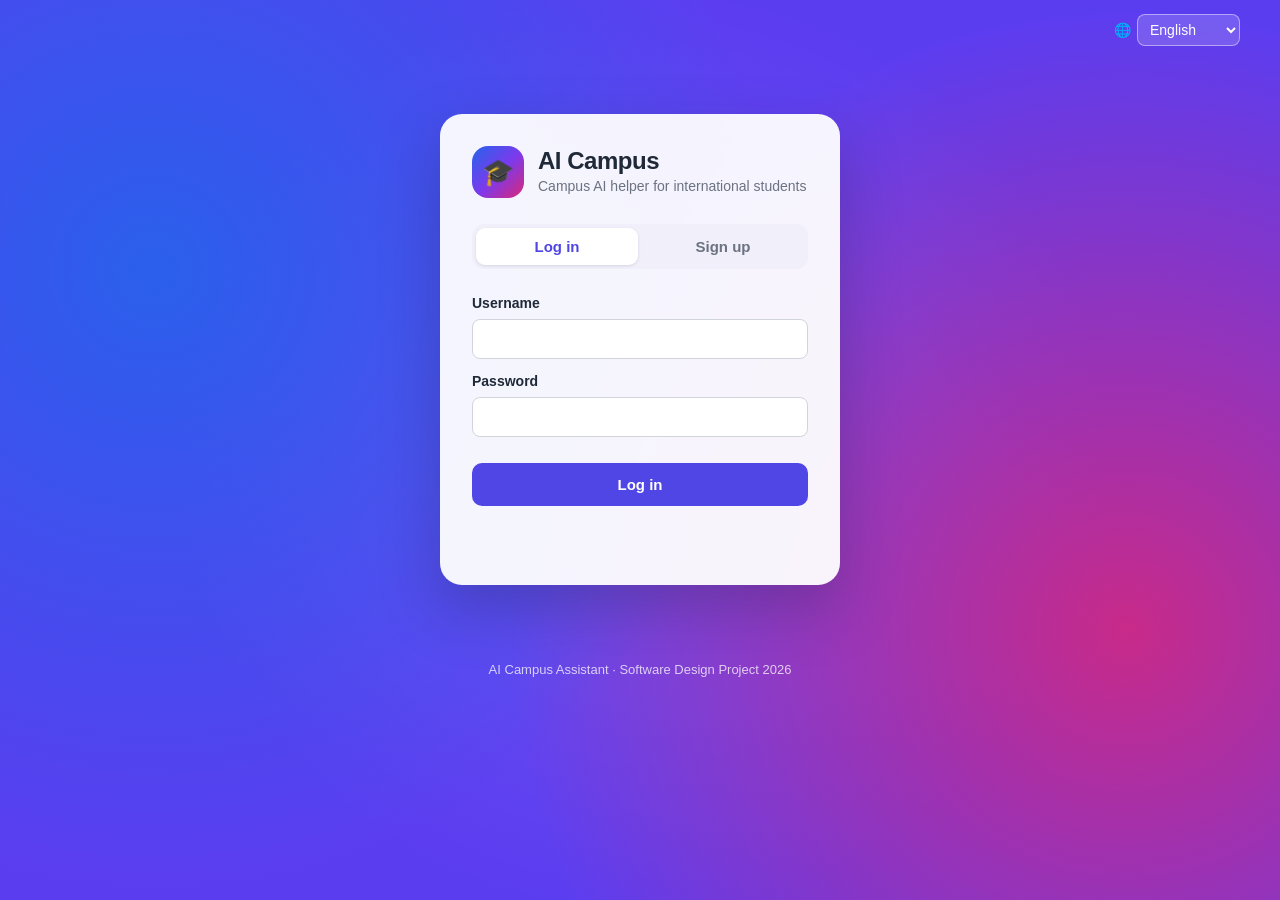
<file: frontend/index.html>
<!DOCTYPE html>
<html lang="ko">
<head>
    <meta charset="UTF-8">
    <meta name="viewport" content="width=device-width, initial-scale=1.0">
    <!-- Утасны браузерын дээд/доод хэсгийн өнгө (нэвтрэх үед app.js солино) -->
    <meta id="theme-color" name="theme-color" content="#f5f7fb">

    <title>AI Campus Assistant</title>

    <link rel="stylesheet" href="style.css">
</head>

<body>
    <!-- Нэвтэрсний дараах хажуугийн цэс (утсан дээр доод tab bar болно) -->
    <aside id="main-nav" class="sidebar" hidden>
        <div class="logo sidebar-logo">🎓 AI Campus</div>

        <nav class="nav-links" data-i18n-title="nav.menu">
            <a href="#home" data-view-link="home"><span class="nav-icon" aria-hidden="true">🏠</span><span data-i18n="nav.home">Home</span></a>
            <a href="#assignments" data-view-link="assignments"><span class="nav-icon" aria-hidden="true">📋</span><span data-i18n="nav.assignments">Assignments</span></a>
            <a href="#notices" data-view-link="notices"><span class="nav-icon" aria-hidden="true">📢</span><span data-i18n="nav.notices">Notices</span></a>
            <a href="#calendar" data-view-link="calendar"><span class="nav-icon" aria-hidden="true">📅</span><span data-i18n="nav.calendar">Calendar</span></a>
            <a href="#courses" data-view-link="courses"><span class="nav-icon" aria-hidden="true">📚</span><span data-i18n="nav.courses">Courses</span></a>
            <a href="#stats" data-view-link="stats"><span class="nav-icon" aria-hidden="true">📊</span><span data-i18n="nav.stats">Statistics</span></a>
        </nav>
    </aside>

    <div class="page">
    <header class="header">
        <div class="logo header-logo">🎓 <span class="logo-text">AI Campus</span></div>

        <div class="header-actions">
            <label class="language-picker theme-picker">
                <span class="visually-hidden" data-i18n="theme.label">Theme</span>
                <span aria-hidden="true">🌓</span>
                <select id="theme-select">
                    <option value="auto" data-i18n="theme.auto">Auto</option>
                    <option value="light" data-i18n="theme.light">Light</option>
                    <option value="dark" data-i18n="theme.dark">Dark</option>
                </select>
            </label>

            <label class="language-picker">
                <span class="visually-hidden" data-i18n="header.language">Language</span>
                🌐
                <select id="language-select"></select>
            </label>

            <div id="user-info" class="user-info" hidden>
                <span>👤 <strong id="user-name"></strong></span>
                <button id="logout-button" type="button" class="secondary-button" data-i18n="header.logout">Log out</button>
            </div>
        </div>
    </header>

    <main class="container">

        <!-- Нэвтрэх / Бүртгүүлэх -->
        <section id="auth-section" class="auth-section" hidden>
            <div class="auth-brand">
                <span class="auth-logo" aria-hidden="true">🎓</span>
                <div>
                    <strong class="auth-name">AI Campus</strong>
                    <p class="auth-tagline" data-i18n="auth.tagline">Your AI helper for campus life</p>
                </div>
            </div>

            <div class="auth-tabs" role="tablist">
                <button id="tab-login" type="button" class="active" data-i18n="auth.loginTab">Log in</button>
                <button id="tab-register" type="button" data-i18n="auth.registerTab">Sign up</button>
            </div>

            <form id="login-form" class="stacked-form">
                <label for="login-username" data-i18n="auth.username">Username</label>
                <input id="login-username" type="text" minlength="3" maxlength="30" required autocomplete="username">

                <label for="login-password" data-i18n="auth.password">Password</label>
                <input id="login-password" type="password" minlength="8" maxlength="128" required autocomplete="current-password">

                <button type="submit" data-i18n="auth.loginButton">Log in</button>
            </form>

            <form id="register-form" class="stacked-form" hidden>
                <label for="register-username" data-i18n="auth.usernameHint">Username</label>
                <input id="register-username" type="text" minlength="3" maxlength="30" required autocomplete="username">

                <label for="register-email" data-i18n="auth.email">Email</label>
                <input id="register-email" type="email" maxlength="254" required autocomplete="email">

                <label for="register-password" data-i18n="auth.passwordHint">Password</label>
                <input id="register-password" type="password" minlength="8" maxlength="128" required autocomplete="new-password">

                <label for="register-country" data-i18n="auth.country">Country</label>
                <input id="register-country" type="text" maxlength="50" placeholder="Korea">

                <label for="register-language" data-i18n="auth.language">Language</label>
                <select id="register-language"></select>

                <button type="submit" data-i18n="auth.registerButton">Sign up</button>
            </form>

            <!-- Имэйлээр ирсэн 6 оронтой код -->
            <form id="verify-form" class="stacked-form" hidden>
                <p id="verify-intro" class="verify-intro"></p>

                <label for="verify-code" data-i18n="verify.code">Verification code</label>
                <input id="verify-code" class="code-input" type="text" inputmode="numeric"
                       autocomplete="one-time-code" pattern="[0-9]{6}" minlength="6" maxlength="6" required>

                <button type="submit" data-i18n="verify.submit">Verify</button>

                <div class="verify-actions">
                    <button id="verify-resend" type="button" class="secondary-button" data-i18n="verify.resend">Resend code</button>
                    <button id="verify-back" type="button" class="link-button" data-i18n="verify.back">Back to log in</button>
                </div>
            </form>

            <p id="auth-message" class="auth-message" role="alert"></p>
        </section>

        <!-- Нэвтэрсний дараа харагдах хэсэг -->
        <div id="app-content" hidden>

            <!-- Нүүр: дараагийн хугацаа, тоонууд, ойрын даалгавар, шинэ мэдэгдэл -->
            <section id="home" class="home-view" data-view="home">
                <div class="welcome">
                    <h1 id="welcome-greeting"></h1>
                    <p data-i18n="welcome.text">Manage your courses, assignments and schedule in one place.</p>
                </div>

                <article id="next-up" class="next-up" aria-live="polite">
                    <p class="next-up-label" data-i18n="home.nextUp">Next deadline</p>
                    <div id="next-up-body" class="next-up-body"></div>
                </article>
            </section>

            <!-- Самбар -->
            <section id="dashboard" class="dashboard" data-view="home">
                <h2 class="visually-hidden" data-i18n="dashboard.title">My dashboard</h2>

                <div class="stat-tiles">
                    <article class="stat-tile">
                        <span class="stat-label" data-i18n="dashboard.remaining">Remaining</span>
                        <strong id="tile-remaining" class="stat-value">0</strong>
                    </article>
                    <article class="stat-tile">
                        <span class="stat-label" data-i18n="dashboard.dueWeek">Due in 7 days</span>
                        <strong id="tile-due-week" class="stat-value">0</strong>
                    </article>
                    <article class="stat-tile tile-warning">
                        <span class="stat-label" data-i18n="dashboard.overdue">Overdue</span>
                        <strong id="tile-overdue" class="stat-value">0</strong>
                    </article>
                    <article class="stat-tile">
                        <span class="stat-label" data-i18n="dashboard.rate">Completion rate</span>
                        <strong id="tile-rate" class="stat-value">0%</strong>
                    </article>
                </div>

                <div class="home-columns">
                    <div class="home-card">
                        <div class="home-card-header">
                            <h2 data-i18n="home.upcoming">Coming up</h2>
                            <a href="#assignments" data-i18n="home.seeAll">See all</a>
                        </div>
                        <ul id="home-upcoming" class="home-list"></ul>
                    </div>

                    <div class="home-card">
                        <div class="home-card-header">
                            <h2 data-i18n="home.latestNotices">Latest notices</h2>
                            <a href="#notices" data-i18n="home.seeAll">See all</a>
                        </div>
                        <ul id="home-notices" class="home-list"></ul>
                    </div>
                </div>
            </section>

            <!-- Сургуулийн мэдэгдэл -->
            <section id="notices" class="panel" data-view="notices">
                <div class="panel-header">
                    <h2 data-i18n="notices.title">School notices</h2>
                    <button id="notices-refresh" type="button" class="secondary-button" data-i18n="notices.refresh">Refresh</button>
                </div>
                <p class="section-description" data-i18n="notices.description"></p>
                <!-- Гадаад оюутанд хамаатай / бүх мэдэгдэл -->
                <div class="notice-scope" role="group" data-i18n-title="notices.scopeLabel">
                    <button type="button" data-notice-scope="international" aria-pressed="true"></button>
                    <button type="button" data-notice-scope="academic" aria-pressed="false"></button>
                    <button type="button" data-notice-scope="all" aria-pressed="false"></button>
                </div>
                <p id="notices-status" class="notices-status" aria-live="polite"></p>
                <ul id="notice-list" class="notice-list"></ul>
                <button id="notices-more" type="button" class="secondary-button" hidden></button>
            </section>

            <!-- Даалгавар -->
            <section id="assignments" class="panel assignment-manager" data-view="assignments">
                <h2 data-i18n="assign.title">Assignments</h2>

                <!-- Дуусах хугацааны имэйл сануулга -->
                <label class="reminder-toggle">
                    <input id="reminders-toggle" type="checkbox" role="switch">
                    <span class="reminder-switch" aria-hidden="true"></span>
                    <span>
                        <strong data-i18n="reminders.toggle">Email me before deadlines</strong>
                        <small data-i18n="reminders.hint"></small>
                    </span>
                </label>

                <form id="assignment-form" class="assignment-form">
                    <div class="form-field form-field-wide">
                        <label for="assignment-title" data-i18n="assign.name">Assignment title</label>
                        <input id="assignment-title" type="text" maxlength="200" placeholder="Software Design Project" required>
                    </div>

                    <div class="form-field">
                        <label for="assignment-course" data-i18n="assign.course">Course</label>
                        <input id="assignment-course" type="text" maxlength="200" list="course-options" placeholder="소프트웨어설계" required>
                        <datalist id="course-options"></datalist>
                    </div>

                    <div class="form-field">
                        <label for="assignment-deadline" data-i18n="assign.deadline">Deadline</label>
                        <input id="assignment-deadline" type="date" required>
                    </div>

                    <div class="form-field">
                        <label for="assignment-priority" data-i18n="assign.priority">Priority</label>
                        <select id="assignment-priority">
                            <option value="high" data-i18n="priority.high">High</option>
                            <option value="medium" data-i18n="priority.medium" selected>Medium</option>
                            <option value="low" data-i18n="priority.low">Low</option>
                        </select>
                    </div>

                    <div class="form-field form-field-wide">
                        <label for="assignment-notes" data-i18n="assign.notes">Notes</label>
                        <textarea id="assignment-notes" rows="2" maxlength="1000" data-i18n-placeholder="assign.notesPlaceholder"></textarea>
                    </div>

                    <button type="submit" class="form-field-wide" data-i18n="assign.add">+ Add assignment</button>
                </form>

                <div class="assignment-summary">
                    <span><span data-i18n="assign.total">Total</span>: <strong id="total-count">0</strong></span>
                    <span><span data-i18n="assign.completed">Completed</span>: <strong id="completed-count">0</strong></span>
                    <span><span data-i18n="assign.remaining">Remaining</span>: <strong id="remaining-count">0</strong></span>
                </div>

                <!-- Даалгавар хайх, шүүх, эрэмбэлэх -->
                <div class="assignment-filters">
                    <input type="text" id="assignment-search" data-i18n-placeholder="assign.search">

                    <select id="assignment-status">
                        <option value="all" data-i18n="filter.allStatus">All assignments</option>
                        <option value="incomplete" data-i18n="filter.incomplete">Incomplete</option>
                        <option value="completed" data-i18n="filter.completed">Completed</option>
                    </select>

                    <select id="assignment-course-filter">
                        <option value="all" data-i18n="filter.allCourses">All courses</option>
                    </select>

                    <select id="assignment-priority-filter">
                        <option value="all" data-i18n="filter.allPriorities">All priorities</option>
                        <option value="high" data-i18n="priority.high">High</option>
                        <option value="medium" data-i18n="priority.medium">Medium</option>
                        <option value="low" data-i18n="priority.low">Low</option>
                    </select>

                    <select id="assignment-sort">
                        <option value="deadline" data-i18n="sort.deadline">Sort: deadline</option>
                        <option value="priority" data-i18n="sort.priority">Sort: priority</option>
                        <option value="newest" data-i18n="sort.newest">Sort: newest</option>
                    </select>
                </div>

                <div id="assignment-list" aria-live="polite"></div>
            </section>

            <!-- Хичээл -->
            <section id="courses" class="panel" data-view="courses">
                <h2 data-i18n="courses.title">Courses</h2>
                <p class="section-description" data-i18n="courses.description"></p>

                <form id="course-form" class="inline-form">
                    <label for="course-name" class="visually-hidden" data-i18n="courses.name">Course name</label>
                    <input id="course-name" type="text" maxlength="200" required data-i18n-placeholder="courses.name">

                    <label for="course-color" class="visually-hidden" data-i18n="courses.color">Colour</label>
                    <input id="course-color" type="color" value="#4f46e5" data-i18n-title="courses.color">

                    <button type="submit" data-i18n="courses.add">+ Add course</button>
                </form>

                <p id="course-message" class="form-message" role="alert"></p>
                <ul id="course-list" class="course-list"></ul>
            </section>

            <!-- Календарь -->
            <section id="calendar" class="panel" data-view="calendar">
                <div class="calendar-header">
                    <h2 data-i18n="calendar.title">Calendar</h2>

                    <div class="calendar-controls">
                        <button id="calendar-prev" type="button" class="icon-button" data-i18n-title="calendar.prev">‹</button>
                        <strong id="calendar-month" class="calendar-month"></strong>
                        <button id="calendar-next" type="button" class="icon-button" data-i18n-title="calendar.next">›</button>
                        <button id="calendar-today" type="button" class="secondary-button" data-i18n="calendar.today">Today</button>
                    </div>
                </div>

                <div id="calendar-weekdays" class="calendar-weekdays" aria-hidden="true"></div>
                <div id="calendar-grid" class="calendar-grid" role="grid"></div>

                <div class="calendar-detail">
                    <h3 id="calendar-detail-title"></h3>
                    <ul id="calendar-detail-list" class="calendar-detail-list"></ul>
                </div>
            </section>

            <!-- Статистик -->
            <section id="stats" class="panel" data-view="stats">
                <div class="panel-header">
                    <h2 data-i18n="stats.title">Statistics</h2>
                    <button id="stats-table-toggle" type="button" class="secondary-button" data-i18n="stats.showTable">Show as table</button>
                </div>

                <p id="stats-message" class="form-message" role="alert"></p>

                <div class="stat-tiles">
                    <article class="stat-tile">
                        <span class="stat-label" data-i18n="stats.total">Total</span>
                        <strong id="stats-total" class="stat-value">0</strong>
                    </article>
                    <article class="stat-tile">
                        <span class="stat-label" data-i18n="stats.completed">Completed</span>
                        <strong id="stats-completed" class="stat-value">0</strong>
                    </article>
                    <article class="stat-tile tile-warning">
                        <span class="stat-label" data-i18n="stats.overdue">Overdue</span>
                        <strong id="stats-overdue" class="stat-value">0</strong>
                    </article>
                    <article class="stat-tile">
                        <span class="stat-label" data-i18n="stats.rate">Completion rate</span>
                        <strong id="stats-rate" class="stat-value">0%</strong>
                    </article>
                </div>

                <div class="chart-grid">
                    <figure class="chart-card">
                        <figcaption>
                            <span data-i18n="stats.weekly">Completed per week</span>
                            <small data-i18n="stats.weeklyHint">Last 8 weeks</small>
                        </figcaption>
                        <div id="chart-weekly" class="bar-chart"></div>
                        <table id="table-weekly" class="data-table" hidden></table>
                    </figure>

                    <figure class="chart-card">
                        <figcaption>
                            <span data-i18n="stats.upcoming">Due in the next 7 days</span>
                        </figcaption>
                        <div id="chart-upcoming" class="bar-chart"></div>
                        <table id="table-upcoming" class="data-table" hidden></table>
                    </figure>

                    <figure class="chart-card">
                        <figcaption>
                            <span data-i18n="stats.byCourse">Progress by course</span>
                        </figcaption>
                        <ul id="chart-courses" class="progress-list"></ul>
                    </figure>

                    <figure class="chart-card">
                        <figcaption>
                            <span data-i18n="stats.byPriority">By priority</span>
                        </figcaption>
                        <ul id="chart-priority" class="progress-list"></ul>
                    </figure>
                </div>
            </section>

            <!-- AI туслах -->
            <section id="assistant" class="assistant" role="dialog" aria-modal="false" aria-labelledby="assistant-title" hidden>
                <div class="assistant-header">
                    <h2 id="assistant-title" data-i18n="assistant.title">AI Campus Assistant</h2>
                    <button id="assistant-close" type="button" class="icon-button" data-i18n-title="assistant.close">✕</button>
                </div>

                <p class="assistant-description" data-i18n="assistant.description"></p>

                <div id="chat-messages" class="chat-messages" aria-live="polite">
                    <div class="chat-message bot-message">
                        <p data-i18n="assistant.greeting"></p>
                        <p data-i18n="assistant.example"></p>
                    </div>
                </div>

                <form id="chat-form" class="chat-form">
                    <input type="text" id="chat-input" maxlength="500" autocomplete="off" required data-i18n-placeholder="assistant.placeholder">
                    <button type="submit" data-i18n="assistant.send">Send</button>
                </form>
            </section>

            <button id="assistant-open" type="button" class="assistant-fab" aria-controls="assistant" aria-expanded="false">
                <span aria-hidden="true">🤖</span>
                <span class="assistant-fab-text" data-i18n="assistant.open">Ask AI</span>
            </button>
        </div>
    </main>

    <!-- Даалгавар засах цонх -->
    <dialog id="edit-dialog" class="edit-dialog">
        <form id="edit-form" class="stacked-form" method="dialog">
            <h3 data-i18n="edit.title">Edit assignment</h3>

            <label for="edit-title" data-i18n="assign.name">Assignment title</label>
            <input id="edit-title" type="text" maxlength="200" required>

            <label for="edit-course" data-i18n="assign.course">Course</label>
            <input id="edit-course" type="text" maxlength="200" list="course-options" required>

            <label for="edit-deadline" data-i18n="assign.deadline">Deadline</label>
            <input id="edit-deadline" type="date" required>

            <label for="edit-priority" data-i18n="assign.priority">Priority</label>
            <select id="edit-priority">
                <option value="high" data-i18n="priority.high">High</option>
                <option value="medium" data-i18n="priority.medium">Medium</option>
                <option value="low" data-i18n="priority.low">Low</option>
            </select>

            <label for="edit-notes" data-i18n="assign.notes">Notes</label>
            <textarea id="edit-notes" rows="3" maxlength="1000"></textarea>

            <p id="edit-message" class="form-message" role="alert"></p>

            <div class="dialog-actions">
                <button id="edit-cancel" type="button" class="secondary-button" data-i18n="edit.cancel">Cancel</button>
                <button type="submit" data-i18n="edit.save">Save</button>
            </div>
        </form>
    </dialog>

    <footer>
        <p data-i18n="footer.text">AI Campus Assistant · Software Design Project 2026</p>
    </footer>
    </div>

    <!-- Дараалал чухал: i18n → app (нийтлэг) → тус бүрийн хэсэг → main (эхлүүлэх) -->
    <script src="i18n.js"></script>
    <script src="app.js"></script>
    <script src="courses.js"></script>
    <script src="calendar.js"></script>
    <script src="stats.js"></script>
    <script src="notices.js"></script>
    <script src="views.js"></script>
    <script src="theme.js"></script>
    <script src="main.js"></script>
</body>
</html>
</file>
<file: frontend/style.css>
/* ========================================
   AI Campus Assistant - Загвар
   ======================================== */

:root {
    --color-primary: #4f46e5;
    --color-primary-dark: #4338ca;
    --color-primary-soft: #eef2ff;
    --color-text: #1f2937;
    --color-text-muted: #6b7280;
    --color-border: #e5e7eb;
    --color-input-border: #d1d5db;
    --color-surface: #ffffff;
    --color-background: #f5f7fb;
    --color-danger: #dc2626;
    --color-danger-dark: #b91c1c;
    --color-overdue: #e53935;
    --color-overdue-soft: #fff1f0;
    --color-soon: #fb8c00;
    --color-soon-soft: #fff8e8;
    --color-upcoming: #43a047;
    --color-upcoming-soft: #f1f8e9;
    --radius-small: 8px;
    --radius-medium: 10px;
    --radius-large: 16px;
    --focus-ring: 0 0 0 3px rgba(81, 69, 229, 0.18);

    /* Брэндийн градиент: нэвтрэх фон болон "Дараагийн хугацаа" картад л ашиглана. */
    --gradient-brand: linear-gradient(135deg, #2563eb 0%, #7c3aed 52%, #db2777 100%);
    --gradient-overdue: linear-gradient(135deg, #b91c1c 0%, #db2777 100%);
    --color-ink: #1c1940;
    --sidebar-width: 232px;
    --shadow-float: 0 24px 60px rgba(28, 25, 64, 0.28);
}

* {
    box-sizing: border-box;
}

[hidden] {
    display: none !important;
}

html {
    scroll-behavior: smooth;
    /* Утсан дээр дээш/доош татахад (overscroll) харагдах өнгө */
    background: var(--color-background);
}

body {
    margin: 0;
    font-family: -apple-system, BlinkMacSystemFont,
        "Segoe UI", "Apple SD Gothic Neo", "Malgun Gothic", sans-serif;
    background: var(--color-background);
    color: var(--color-text);
}

/* Дэлгэц уншигчид харагдах, нүдэнд харагдахгүй текст */
.visually-hidden {
    position: absolute;
    width: 1px;
    height: 1px;
    padding: 0;
    margin: -1px;
    overflow: hidden;
    clip: rect(0, 0, 0, 0);
    white-space: nowrap;
    border: 0;
}

/* ---------- Header ---------- */
/* Цэс нь хажууд (эсвэл доор) байрлах тул дээд мөр гүйлгэхэд дагахгүй. */
.header {
    position: relative;
    z-index: 10;
    display: flex;
    justify-content: space-between;
    align-items: center;
    gap: 16px;
    padding: 14px 40px;
    background: transparent;
}

.logo {
    font-size: 21px;
    font-weight: 800;
    letter-spacing: -0.02em;
    white-space: nowrap;
}

/* ---------- Хажуугийн цэс ---------- */
.sidebar {
    position: fixed;
    inset: 0 auto 0 0;
    z-index: 20;
    display: flex;
    flex-direction: column;
    gap: 28px;
    width: var(--sidebar-width);
    padding: 22px 14px;
    background: var(--color-ink);
    color: #ffffff;
}

.sidebar-logo {
    padding: 0 10px;
}

.nav-links {
    display: flex;
    flex-direction: column;
    gap: 4px;
}

.nav-links a {
    display: flex;
    align-items: center;
    gap: 12px;
    padding: 11px 12px;
    border-radius: var(--radius-medium);
    color: rgba(255, 255, 255, 0.72);
    font-size: 15px;
    text-decoration: none;
}

.nav-links a:hover {
    background: rgba(255, 255, 255, 0.06);
    color: #ffffff;
}

.nav-links a[aria-current="page"] {
    background: rgba(255, 255, 255, 0.12);
    color: #ffffff;
    font-weight: 600;
    box-shadow: inset 3px 0 0 #a78bfa;
}

.nav-links a:focus-visible {
    outline: 2px solid #c4b5fd;
    outline-offset: 2px;
}

.nav-icon {
    width: 22px;
    text-align: center;
}

/* Нэвтэрсэн үед контентыг цэсний баруун талд байрлуулна. */
body:has(#main-nav:not([hidden])) .page {
    margin-left: var(--sidebar-width);
    /* AI товч сүүлийн мөрийг халхлахгүй байх зай */
    padding-bottom: 72px;
}

body:has(#main-nav:not([hidden])) .header-logo {
    visibility: hidden;
}

.header-actions {
    display: flex;
    align-items: center;
    gap: 16px;
}

.language-picker {
    display: flex;
    align-items: center;
    gap: 6px;
    font-size: 14px;
}

.language-picker select {
    padding: 6px 8px;
    border: 1px solid var(--color-input-border);
    border-radius: var(--radius-small);
    background: var(--color-surface);
    font: inherit;
}

.user-info {
    display: flex;
    align-items: center;
    gap: 12px;
    font-size: 14px;
}

.user-info button {
    margin-top: 0;
    padding: 8px 14px;
}

/* ---------- Layout ---------- */
.container {
    max-width: 1100px;
    margin: 16px auto 40px;
    padding: 0 40px;
}

/* Нэг удаад нэг хэсэг харагдах тул эхний хэсгийн дээд зай хэрэггүй. */
#app-content > .panel {
    margin-top: 8px;
}

.panel {
    margin-top: 32px;
    padding: 28px;
    background: var(--color-surface);
    border: 1px solid var(--color-border);
    border-radius: var(--radius-large);
    scroll-margin-top: 90px;
}

.panel h2,
.dashboard h2 {
    margin-top: 0;
    font-size: 23px;
}

.panel-header {
    display: flex;
    justify-content: space-between;
    align-items: center;
    gap: 12px;
}

.panel-header button {
    margin-top: 0;
}

.section-description {
    color: var(--color-text-muted);
    line-height: 1.6;
}

.empty-message {
    color: var(--color-text-muted);
    list-style: none;
}

.form-message {
    min-height: 1.2em;
    margin: 8px 0;
    color: #c0392b;
}

/* ---------- Товчлуур ---------- */
button,
.button-link {
    display: inline-block;
    margin-top: 16px;
    padding: 13px 24px;
    border: none;
    border-radius: var(--radius-medium);
    background: var(--color-primary);
    color: white;
    font: inherit;
    font-size: 15px;
    text-decoration: none;
    cursor: pointer;
}

button:hover,
.button-link:hover {
    background: var(--color-primary-dark);
}

button:focus-visible,
.button-link:focus-visible,
input:focus-visible,
select:focus-visible,
textarea:focus-visible {
    outline: none;
    box-shadow: var(--focus-ring);
}

button:disabled {
    opacity: 0.5;
    cursor: not-allowed;
}

.secondary-button {
    background: var(--color-primary-soft);
    color: var(--color-primary-dark);
}

.secondary-button:hover {
    background: #e0e7ff;
}

.delete-button {
    background: var(--color-danger);
}

.delete-button:hover {
    background: var(--color-danger-dark);
}

.delete-button:disabled:hover {
    background: var(--color-danger);
}

.icon-button {
    margin-top: 0;
    width: 36px;
    height: 36px;
    padding: 0;
    font-size: 20px;
    line-height: 1;
    background: var(--color-primary-soft);
    color: var(--color-primary-dark);
}

.icon-button:hover {
    background: #e0e7ff;
}

/* ---------- Нэвтрэх ---------- */
/* iPhone Safari дээр татахад цагаан зай гарахгүй байлгах:
   html-ийн өнгийг градиенттай ойролцоо болгож, "унжих" хөдөлгөөнийг хаана. */
html:has(#auth-section:not([hidden])) {
    /* Safari дээд, доод toolbar-ыг html-ийн НЭГ өнгөөр буддаг тул
       фоны дээд, доод зах хоёулаа энэ өнгөтэй байна. */
    background: #5b3df0;
    overscroll-behavior-y: none;
}

body:has(#auth-section:not([hidden])) {
    overscroll-behavior-y: none;
    min-height: 100vh;
    background:
        /* Цэнхэр, ягаан толбо дунд хэсэгт; зах нь #5b3df0 */
        radial-gradient(circle at 12% 30%, rgba(37, 99, 235, 0.9), transparent 48%),
        radial-gradient(circle at 88% 70%, rgba(219, 39, 119, 0.85), transparent 48%),
        radial-gradient(circle at 50% 50%, rgba(255, 255, 255, 0.1), transparent 60%),
        #5b3df0;
    background-attachment: fixed;
}

body:has(#auth-section:not([hidden])) .header {
    background: transparent;
    backdrop-filter: none;
}

body:has(#auth-section:not([hidden])) .header-logo,
body:has(#auth-section:not([hidden])) .language-picker,
body:has(#auth-section:not([hidden])) footer {
    color: #ffffff;
}

body:has(#auth-section:not([hidden])) .header-logo,
body:has(#auth-section:not([hidden])) .theme-picker {
    visibility: hidden;
}

body:has(#auth-section:not([hidden])) .theme-picker {
    display: none;
}

body:has(#auth-section:not([hidden])) .language-picker select {
    border-color: rgba(255, 255, 255, 0.45);
    background: rgba(255, 255, 255, 0.16);
    color: #ffffff;
}

body:has(#auth-section:not([hidden])) .language-picker option {
    color: var(--color-text);
}

body:has(#auth-section:not([hidden])) footer {
    opacity: 0.75;
}

.auth-section {
    max-width: 400px;
    margin: 6vh auto 0;
    padding: 32px;
    border-radius: 22px;
    background: rgba(255, 255, 255, 0.94);
    box-shadow: var(--shadow-float);
}

.auth-brand {
    display: flex;
    align-items: center;
    gap: 14px;
    margin-bottom: 26px;
}

.auth-logo {
    display: grid;
    place-items: center;
    width: 52px;
    height: 52px;
    flex: none;
    border-radius: 16px;
    background: var(--gradient-brand);
    font-size: 26px;
}

.auth-name {
    display: block;
    font-size: 24px;
    font-weight: 800;
    letter-spacing: -0.02em;
}

.auth-tagline {
    margin: 2px 0 0;
    color: var(--color-text-muted);
    font-size: 14px;
    line-height: 1.4;
}

/* Нэвтрэх / Бүртгүүлэх сонголт: нэг хайрцаг доторх хоёр хэсэг */
.auth-tabs {
    display: flex;
    gap: 4px;
    margin-bottom: 20px;
    padding: 4px;
    border-radius: 12px;
    background: #f0effa;
}

.auth-tabs button {
    flex: 1;
    margin: 0;
    padding: 10px;
    border-radius: 9px;
    background: transparent;
    color: var(--color-text-muted);
    font-weight: 600;
}

.auth-tabs button:hover {
    background: rgba(255, 255, 255, 0.6);
    color: var(--color-text);
}

.auth-tabs button.active {
    background: var(--color-surface);
    color: var(--color-primary);
    box-shadow: 0 1px 3px rgba(28, 25, 64, 0.12);
}

.auth-section .stacked-form label {
    margin-top: 6px;
    font-size: 14px;
    font-weight: 600;
}

.auth-section .stacked-form button[type="submit"] {
    margin-top: 18px;
    font-weight: 600;
}

.stacked-form {
    display: flex;
    flex-direction: column;
    gap: 8px;
}

.stacked-form input,
.stacked-form select,
.stacked-form textarea {
    padding: 10px 12px;
    border: 1px solid var(--color-input-border);
    border-radius: var(--radius-small);
    font: inherit;
}

/* ---------- Мэдэгдлийн хүрээ (гадаад оюутанд / бүгд) ---------- */
.notice-scope {
    display: inline-flex;
    flex-wrap: wrap;
    max-width: 100%;
    gap: 4px;
    margin: 4px 0 4px;
    padding: 4px;
    border-radius: 12px;
    background: var(--color-primary-soft);
}

.notice-scope button {
    margin: 0;
    padding: 8px 14px;
    border-radius: 9px;
    background: transparent;
    color: var(--color-text-muted);
    font-size: 14px;
    font-weight: 600;
}

.notice-scope button:hover {
    background: rgba(255, 255, 255, 0.5);
    color: var(--color-text);
}

.notice-scope button[aria-pressed="true"] {
    background: var(--color-surface);
    color: var(--color-primary);
    box-shadow: 0 1px 3px rgba(28, 25, 64, 0.12);
}

[data-theme="dark"] .notice-scope button[aria-pressed="true"] {
    color: #c7d2fe;
}

/* ---------- Сануулгын унтраалга ---------- */
.reminder-toggle {
    display: flex;
    align-items: flex-start;
    gap: 12px;
    margin: 4px 0 20px;
    padding: 12px 14px;
    border: 1px solid var(--color-border);
    border-radius: var(--radius-medium);
    cursor: pointer;
}

.reminder-toggle input {
    position: absolute;
    opacity: 0;
    width: 1px;
    height: 1px;
}

.reminder-switch {
    position: relative;
    flex: none;
    width: 42px;
    height: 24px;
    margin-top: 2px;
    border-radius: 999px;
    background: var(--color-input-border);
    transition: background 0.2s;
}

.reminder-switch::after {
    content: "";
    position: absolute;
    top: 3px;
    left: 3px;
    width: 18px;
    height: 18px;
    border-radius: 50%;
    background: #ffffff;
    box-shadow: 0 1px 2px rgba(0, 0, 0, 0.2);
    transition: transform 0.2s;
}

.reminder-toggle input:checked + .reminder-switch {
    background: var(--color-primary);
}

.reminder-toggle input:checked + .reminder-switch::after {
    transform: translateX(18px);
}

.reminder-toggle input:focus-visible + .reminder-switch {
    box-shadow: var(--focus-ring);
}

.reminder-toggle input:disabled + .reminder-switch {
    opacity: 0.6;
}

.reminder-toggle strong {
    display: block;
    font-size: 15px;
}

.reminder-toggle small {
    display: block;
    margin-top: 2px;
    color: var(--color-text-muted);
    font-size: 13px;
    line-height: 1.5;
}

@media (prefers-reduced-motion: reduce) {
    .reminder-switch,
    .reminder-switch::after {
        transition: none;
    }
}

/* ---------- Имэйл баталгаажуулах ---------- */
.verify-intro {
    margin: 0 0 8px;
    color: var(--color-text-muted);
    font-size: 14px;
    line-height: 1.6;
    overflow-wrap: anywhere;
}

.stacked-form .code-input {
    padding: 12px;
    font-size: 26px;
    font-weight: 700;
    letter-spacing: 0.45em;
    text-align: center;
    font-variant-numeric: tabular-nums;
}

.verify-actions {
    display: flex;
    flex-wrap: wrap;
    justify-content: space-between;
    align-items: center;
    gap: 8px;
    margin-top: 6px;
}

.verify-actions button {
    margin-top: 0;
    padding: 9px 14px;
    font-size: 14px;
}

.link-button,
.link-button:hover {
    background: none;
    color: var(--color-primary);
    padding-left: 0;
    padding-right: 0;
}

.link-button:hover {
    text-decoration: underline;
}

.verify-actions .link-button {
    padding-left: 0;
    padding-right: 0;
}

.auth-message {
    margin-top: 12px;
    min-height: 1.2em;
}

.auth-message.error { color: #c0392b; }
.auth-message.success { color: #1e8449; }

/* ---------- Нүүр ---------- */
.welcome h1 {
    margin: 8px 0 4px;
    font-size: 30px;
    font-weight: 800;
    letter-spacing: -0.02em;
}

.welcome p {
    margin: 0;
    line-height: 1.6;
    color: var(--color-text-muted);
}

/* Дараагийн хугацаа: нүүрний гол элемент, "D-3" хэлбэрээр */
.next-up {
    margin-top: 24px;
    padding: 26px 32px;
    border-radius: 22px;
    background: var(--gradient-brand);
    color: #ffffff;
}

.next-up.overdue {
    background: var(--gradient-overdue);
}

.next-up-label {
    margin: 0 0 10px;
    font-size: 14px;
    font-weight: 600;
    opacity: 0.85;
}

.next-up-body {
    display: flex;
    align-items: center;
    gap: 28px;
}

.next-up-dday {
    font-size: clamp(48px, 7vw, 76px);
    font-weight: 800;
    line-height: 1;
    letter-spacing: -0.04em;
    font-variant-numeric: tabular-nums;
    white-space: nowrap;
}

.next-up-info {
    min-width: 0;
}

.next-up-title {
    margin: 0 0 8px;
    font-size: 22px;
    line-height: 1.3;
    overflow-wrap: anywhere;
}

.next-up-meta {
    display: flex;
    flex-wrap: wrap;
    align-items: center;
    gap: 10px;
    margin: 0;
    font-size: 14px;
    opacity: 0.92;
}

.next-up .course-chip {
    background: rgba(255, 255, 255, 0.18);
    color: #ffffff;
}

.next-up .course-dot {
    box-shadow: 0 0 0 2px rgba(255, 255, 255, 0.85);
}

.next-up.is-empty {
    background: var(--color-surface);
    border: 2px dashed #c7c3f5;
    color: var(--color-text);
}

.next-up.is-empty .next-up-body {
    flex-wrap: wrap;
    gap: 8px 20px;
}

.next-up-empty {
    margin: 0;
    color: var(--color-text-muted);
}

.next-up.is-empty .button-link {
    margin-top: 0;
}

.dashboard {
    margin-top: 20px;
}

.home-columns {
    display: grid;
    grid-template-columns: repeat(2, minmax(0, 1fr));
    gap: 20px;
    margin-top: 20px;
}

.home-card {
    padding: 20px 24px;
    border: 1px solid var(--color-border);
    border-radius: var(--radius-large);
    background: var(--color-surface);
}

.home-card-header {
    display: flex;
    justify-content: space-between;
    align-items: baseline;
    gap: 12px;
    margin-bottom: 6px;
}

.home-card-header h2 {
    margin: 0;
    font-size: 17px;
}

.home-card-header a {
    color: var(--color-primary);
    font-size: 14px;
    text-decoration: none;
}

.home-card-header a:hover {
    text-decoration: underline;
}

.home-list {
    margin: 0;
    padding: 0;
    list-style: none;
}

.home-list .empty-message {
    padding: 12px 0;
}

.home-row {
    display: flex;
    align-items: center;
    gap: 14px;
    padding: 11px 0;
    border-bottom: 1px solid var(--color-border);
}

.home-row:last-child {
    border-bottom: none;
}

.home-dday {
    min-width: 62px;
    padding: 4px 8px;
    border-radius: var(--radius-small);
    background: var(--color-primary-soft);
    color: var(--color-primary);
    font-size: 13px;
    font-weight: 700;
    text-align: center;
    font-variant-numeric: tabular-nums;
}

.home-row.due-soon .home-dday {
    background: var(--color-soon-soft);
    color: #b45309;
}

.home-row.overdue .home-dday {
    background: var(--color-overdue-soft);
    color: var(--color-danger);
}

.home-row-text {
    display: flex;
    flex-direction: column;
    align-items: flex-start;
    gap: 4px;
    min-width: 0;
}

.home-row-text strong {
    max-width: 100%;
    overflow: hidden;
    text-overflow: ellipsis;
    white-space: nowrap;
}

.home-date {
    flex: none;
    width: 72px;
    color: var(--color-text-muted);
    font-size: 13px;
}

.home-notice-link {
    display: -webkit-box;
    overflow: hidden;
    -webkit-line-clamp: 2;
    -webkit-box-orient: vertical;
    color: var(--color-text);
    line-height: 1.45;
    text-decoration: none;
}

.home-notice-link:hover {
    color: var(--color-primary);
    text-decoration: underline;
}

/* ---------- Тоон хавтан ---------- */
.stat-tiles {
    display: grid;
    grid-template-columns: repeat(4, minmax(0, 1fr));
    gap: 16px;
    margin-top: 16px;
}

.stat-tile {
    display: flex;
    flex-direction: column;
    gap: 6px;
    padding: 20px;
    background: var(--color-surface);
    border: 1px solid var(--color-border);
    border-radius: var(--radius-large);
}

.panel .stat-tile {
    background: #f8fafc;
}

.stat-label {
    color: var(--color-text-muted);
    font-size: 13px;
}

.stat-value {
    font-size: 30px;
    font-variant-numeric: tabular-nums;
}

.tile-warning.is-active {
    border-color: #fecaca;
    background: var(--color-overdue-soft);
}

.tile-warning.is-active .stat-value {
    color: #b91c1c;
}

/* ---------- Сургуулийн мэдэгдэл ---------- */
.notices-status {
    margin: 0 0 12px;
    color: var(--color-text-muted);
    font-size: 13px;
}

.notice-list {
    margin: 0;
    padding: 0;
    list-style: none;
}

.notice-item {
    display: flex;
    flex-direction: column;
    gap: 6px;
    padding: 12px 0;
    border-bottom: 1px solid var(--color-border);
}

.notice-item:last-child {
    border-bottom: none;
}

/* Нэгтгэсэн мэдэгдлийн бүлэг (жишээ нь 교류수학 × 14) */
.notice-group-toggle {
    display: grid;
    grid-template-columns: 1fr auto;
    gap: 4px 12px;
    width: 100%;
    margin: 0;
    padding: 4px 0;
    background: none;
    color: var(--color-text);
    text-align: left;
}

.notice-group-toggle:hover {
    background: none;
    color: var(--color-primary);
}

.notice-group-toggle .notice-meta {
    grid-column: 1 / -1;
}

.notice-group-title {
    font-weight: 600;
    line-height: 1.5;
}

.notice-group-count {
    align-self: center;
    min-width: 28px;
    padding: 2px 9px;
    border-radius: 999px;
    background: var(--color-primary-soft);
    color: var(--color-primary);
    font-size: 13px;
    font-weight: 700;
    text-align: center;
}

.notice-group-list {
    margin: 6px 0 0;
    padding-left: 14px;
    border-left: 3px solid var(--color-primary-soft);
}

.notice-meta {
    display: flex;
    flex-wrap: wrap;
    align-items: center;
    gap: 8px;
    color: var(--color-text-muted);
    font-size: 13px;
}

.notice-source {
    padding: 1px 8px;
    border-radius: 999px;
    background: #f1f5f9;
    color: #475569;
}

.notice-badge {
    padding: 1px 8px;
    border-radius: 999px;
    font-size: 12px;
    font-weight: 600;
}

.notice-pinned {
    background: #fef3c7;
    color: #92400e;
}

.notice-new {
    background: var(--color-primary-soft);
    color: var(--color-primary-dark);
}

.notice-title {
    color: var(--color-text);
    font-weight: 600;
    text-decoration: none;
    overflow-wrap: anywhere;
}

.notice-title:hover {
    color: var(--color-primary);
    text-decoration: underline;
}

.notice-summary-area {
    display: flex;
    flex-direction: column;
    align-items: flex-start;
    gap: 8px;
}

.notice-summary-button {
    margin-top: 0;
    padding: 4px 12px;
    border-radius: 999px;
    background: var(--color-primary-soft);
    color: var(--color-primary-dark);
    font-size: 13px;
}

.notice-summary-button:hover {
    background: #e0e7ff;
}

.notice-summary {
    width: 100%;
    padding: 12px 14px;
    border-left: 3px solid var(--color-primary);
    border-radius: var(--radius-small);
    background: #f8fafc;
    line-height: 1.6;
    font-size: 14px;
}

.notice-summary-label {
    margin: 0 0 6px;
    color: var(--color-text-muted);
    font-size: 12px;
}

.notice-summary ul,
.notice-summary ol {
    margin: 0;
    padding-left: 20px;
}

.notice-summary p {
    margin: 0 0 6px;
}

/* ---------- Даалгавар ---------- */
.assignment-form {
    display: grid;
    grid-template-columns: repeat(3, minmax(0, 1fr));
    gap: 14px;
    margin-top: 24px;
}

.form-field {
    display: flex;
    flex-direction: column;
    gap: 6px;
    min-width: 0;
}

.form-field-wide {
    grid-column: 1 / -1;
}

.form-field label {
    font-weight: 600;
}

.assignment-form input,
.assignment-form select,
.assignment-form textarea {
    padding: 12px;
    border: 1px solid var(--color-input-border);
    border-radius: var(--radius-small);
    background: var(--color-surface);
    font: inherit;
}

.assignment-form textarea {
    resize: vertical;
}

.assignment-form button {
    margin-top: 0;
}

.assignment-summary {
    display: flex;
    flex-wrap: wrap;
    gap: 20px;
    margin: 24px 0;
}

/* Хайлт, шүүлт, эрэмбэ */
.assignment-filters {
    display: flex;
    flex-wrap: wrap;
    gap: 12px;
    margin: 24px 0 16px;
    align-items: center;
}

.assignment-filters input,
.assignment-filters select {
    padding: 12px 14px;
    border: 1px solid var(--color-input-border);
    border-radius: var(--radius-medium);
    background-color: var(--color-surface);
    font-size: 15px;
    color: var(--color-text);
    outline: none;
}

.assignment-filters input {
    flex: 1 1 240px;
    min-width: 0;
}

.assignment-filters input:focus,
.assignment-filters select:focus {
    border-color: #5145e5;
    box-shadow: var(--focus-ring);
}

.assignment-filters select {
    cursor: pointer;
}

.assignment-item {
    display: flex;
    align-items: center;
    justify-content: space-between;
    gap: 16px;
    padding: 16px;
    margin-bottom: 10px;
    border-radius: var(--radius-medium);
    border-left: 5px solid transparent;
}

.assignment-info {
    min-width: 0;
}

.assignment-title-row {
    display: flex;
    flex-wrap: wrap;
    align-items: center;
    gap: 8px;
}

.assignment-title-row h3 {
    margin: 0;
    overflow-wrap: anywhere;
}

.assignment-meta {
    display: flex;
    flex-wrap: wrap;
    align-items: center;
    gap: 10px;
    margin: 8px 0 0;
    color: var(--color-text-muted);
    font-size: 14px;
}

.assignment-notes {
    margin: 8px 0 0;
    color: #4b5563;
    font-size: 14px;
    white-space: pre-wrap;
    overflow-wrap: anywhere;
}

.assignment-item.completed h3 {
    text-decoration: line-through;
    color: var(--color-text-muted);
}

.assignment-actions {
    display: flex;
    flex-wrap: wrap;
    gap: 8px;
    flex-shrink: 0;
}

.assignment-actions button {
    margin-top: 0;
    padding: 8px 12px;
    font-size: 13px;
}

/* Даалгаврын хугацааны төлөв */
.assignment-item.overdue {
    border-left-color: var(--color-overdue);
    background-color: var(--color-overdue-soft);
}

.assignment-item.due-soon {
    border-left-color: var(--color-soon);
    background-color: var(--color-soon-soft);
}

.assignment-item.upcoming {
    border-left-color: var(--color-upcoming);
    background-color: var(--color-upcoming-soft);
}

.assignment-item.completed {
    border-left-color: #9e9e9e;
    background-color: #f5f5f5;
}

/* Ач холбогдлын тэмдэг (нэг өнгөний цайвар → бараан) */
.priority-badge {
    display: inline-block;
    padding: 2px 8px;
    border-radius: 999px;
    font-size: 12px;
    font-weight: 600;
}

.priority-high {
    background: #3730a3;
    color: #ffffff;
}

.priority-medium {
    background: #e0e7ff;
    color: #3730a3;
}

.priority-low {
    background: #f1f5f9;
    color: #475569;
}

/* Хичээлийн өнгөт тэмдэг */
.course-chip {
    display: inline-flex;
    align-items: center;
    gap: 6px;
    color: var(--color-text);
    font-weight: 500;
}

.course-dot {
    display: inline-block;
    flex-shrink: 0;
    width: 10px;
    height: 10px;
    border-radius: 50%;
}

/* ---------- Даалгавар засах цонх ---------- */
.edit-dialog {
    width: min(480px, calc(100% - 32px));
    padding: 24px;
    border: none;
    border-radius: var(--radius-large);
    box-shadow: 0 20px 50px rgba(15, 23, 42, 0.25);
}

.edit-dialog::backdrop {
    background: rgba(15, 23, 42, 0.45);
}

.edit-dialog h3 {
    margin: 0 0 8px;
}

.dialog-actions {
    display: flex;
    justify-content: flex-end;
    gap: 8px;
}

.dialog-actions button {
    margin-top: 8px;
}

/* ---------- Хичээл ---------- */
.inline-form {
    display: flex;
    flex-wrap: wrap;
    gap: 10px;
    align-items: center;
}

.inline-form input[type="text"] {
    flex: 1 1 220px;
    padding: 12px;
    border: 1px solid var(--color-input-border);
    border-radius: var(--radius-small);
    font: inherit;
}

.inline-form input[type="color"],
.course-color-input {
    width: 44px;
    height: 44px;
    padding: 2px;
    border: 1px solid var(--color-input-border);
    border-radius: var(--radius-small);
    background: var(--color-surface);
    cursor: pointer;
}

.inline-form button {
    margin-top: 0;
}

.course-list {
    margin: 8px 0 0;
    padding: 0;
    list-style: none;
}

.course-item {
    display: flex;
    align-items: center;
    gap: 16px;
    padding: 14px 0;
    border-bottom: 1px solid var(--color-border);
}

.course-info {
    display: flex;
    flex: 1;
    flex-direction: column;
    gap: 6px;
    min-width: 0;
}

.course-info strong {
    overflow-wrap: anywhere;
}

.course-count {
    color: var(--color-text-muted);
    font-size: 13px;
}

.course-actions {
    display: flex;
    gap: 8px;
}

.course-actions button {
    margin-top: 0;
    padding: 8px 12px;
    font-size: 13px;
}

/* Явцын мөр */
.progress-track {
    height: 8px;
    border-radius: 999px;
    background: #eef0f4;
    overflow: hidden;
}

.progress-fill {
    height: 100%;
    border-radius: 999px;
    transition: width 0.3s ease;
}

/* ---------- Календарь ---------- */
.calendar-header {
    display: flex;
    flex-wrap: wrap;
    justify-content: space-between;
    align-items: center;
    gap: 12px;
}

.calendar-header h2 {
    margin-bottom: 0;
}

.calendar-controls {
    display: flex;
    align-items: center;
    gap: 8px;
}

.calendar-controls .secondary-button {
    margin-top: 0;
    padding: 8px 14px;
}

.calendar-month {
    min-width: 140px;
    text-align: center;
}

.calendar-weekdays,
.calendar-grid {
    display: grid;
    grid-template-columns: repeat(7, minmax(0, 1fr));
    gap: 4px;
}

.calendar-weekdays {
    margin-top: 20px;
    color: var(--color-text-muted);
    font-size: 13px;
    text-align: center;
}

.calendar-grid {
    margin-top: 6px;
}

.calendar-day {
    display: flex;
    flex-direction: column;
    gap: 3px;
    min-height: 96px;
    margin-top: 0;
    padding: 6px;
    background: #f8fafc;
    border: 1px solid var(--color-border);
    border-radius: var(--radius-small);
    color: var(--color-text);
    font-size: 12px;
    text-align: left;
    overflow: hidden;
}

.calendar-day:hover {
    background: var(--color-primary-soft);
}

.calendar-day.outside-month {
    opacity: 0.45;
}

.calendar-day.today .calendar-day-number {
    background: var(--color-primary);
    color: #ffffff;
}

.calendar-day.selected {
    border-color: var(--color-primary);
    box-shadow: inset 0 0 0 1px var(--color-primary);
}

.calendar-day.has-overdue {
    background: var(--color-overdue-soft);
}

.calendar-day-number {
    align-self: flex-start;
    min-width: 22px;
    padding: 1px 6px;
    border-radius: 999px;
    font-weight: 600;
    text-align: center;
}

.calendar-pill {
    display: block;
    padding: 2px 4px;
    border-left: 3px solid #94a3b8;
    border-radius: 3px;
    background: var(--color-surface);
    white-space: nowrap;
    overflow: hidden;
    text-overflow: ellipsis;
}

.calendar-pill.completed {
    color: var(--color-text-muted);
    text-decoration: line-through;
}

.calendar-more {
    color: var(--color-text-muted);
}

.calendar-detail {
    margin-top: 20px;
}

.calendar-detail h3 {
    font-size: 16px;
}

.calendar-detail-list {
    margin: 0;
    padding: 0;
    list-style: none;
}

.calendar-detail-item {
    display: flex;
    flex-wrap: wrap;
    align-items: center;
    gap: 10px;
    padding: 10px 12px;
    margin-bottom: 8px;
    border-left: 4px solid transparent;
    border-radius: var(--radius-small);
}

.calendar-detail-item.overdue { border-left-color: var(--color-overdue); background: var(--color-overdue-soft); }
.calendar-detail-item.due-soon { border-left-color: var(--color-soon); background: var(--color-soon-soft); }
.calendar-detail-item.upcoming { border-left-color: var(--color-upcoming); background: var(--color-upcoming-soft); }
.calendar-detail-item.completed { border-left-color: #9e9e9e; background: #f5f5f5; }

.calendar-detail-status {
    margin-left: auto;
    color: var(--color-text-muted);
    font-size: 13px;
}

/* ---------- Статистик ---------- */
.chart-grid {
    display: grid;
    grid-template-columns: repeat(2, minmax(0, 1fr));
    gap: 16px;
    margin-top: 16px;
}

.chart-card {
    margin: 0;
    padding: 20px;
    border: 1px solid var(--color-border);
    border-radius: var(--radius-large);
}

.chart-card figcaption {
    display: flex;
    flex-direction: column;
    gap: 2px;
    margin-bottom: 16px;
    font-weight: 600;
}

.chart-card figcaption small {
    color: var(--color-text-muted);
    font-weight: 400;
}

.bar-chart {
    position: relative;
}

.bar-plot {
    display: flex;
    align-items: stretch;
    gap: 6px;
    height: 180px;
    border-bottom: 1px solid #cbd5e1;
}

.bar-column {
    display: flex;
    flex: 1;
    flex-direction: column;
    justify-content: flex-end;
    align-items: center;
    min-width: 0;
    border-radius: 4px;
    cursor: default;
}

.bar-column:hover .bar,
.bar-column:focus .bar {
    background: var(--color-primary-dark);
}

.bar-column:focus {
    outline: none;
    box-shadow: var(--focus-ring);
}

.bar {
    width: min(100%, 28px);
    min-height: 0;
    border-radius: 4px 4px 0 0;
    background: var(--color-primary);
    transition: height 0.3s ease;
}

.bar-value {
    min-height: 18px;
    color: var(--color-text);
    font-size: 12px;
    font-variant-numeric: tabular-nums;
}

.bar-label {
    position: relative;
    top: 22px;
    height: 0;
    color: var(--color-text-muted);
    font-size: 11px;
    white-space: nowrap;
}

.bar-chart + .data-table,
.bar-chart {
    margin-bottom: 26px;
}

.chart-empty {
    position: absolute;
    top: 40%;
    left: 0;
    right: 0;
    margin: 0;
    color: var(--color-text-muted);
    font-size: 13px;
    text-align: center;
}

.chart-tooltip {
    position: absolute;
    z-index: 30;
    padding: 6px 10px;
    border-radius: var(--radius-small);
    background: #111827;
    color: #ffffff;
    font-size: 12px;
    pointer-events: none;
    white-space: nowrap;
}

.data-table {
    width: 100%;
    border-collapse: collapse;
    font-size: 14px;
}

.data-table th,
.data-table td {
    padding: 6px 8px;
    border-bottom: 1px solid var(--color-border);
    text-align: left;
}

.data-table td:last-child,
.data-table th:last-child {
    text-align: right;
    font-variant-numeric: tabular-nums;
}

.progress-list {
    display: flex;
    flex-direction: column;
    gap: 14px;
    margin: 0;
    padding: 0;
    list-style: none;
}

.progress-row {
    display: flex;
    flex-direction: column;
    gap: 6px;
}

.progress-header {
    display: flex;
    justify-content: space-between;
    gap: 10px;
    font-size: 14px;
}

.progress-count {
    color: var(--color-text-muted);
    font-variant-numeric: tabular-nums;
    white-space: nowrap;
}

/* ---------- AI чат ---------- */
/* ---------- AI туслах: баруун доод буланд нээгддэг цонх ---------- */
.assistant-fab {
    position: fixed;
    right: 24px;
    bottom: 24px;
    z-index: 30;
    display: flex;
    align-items: center;
    gap: 8px;
    margin: 0;
    padding: 14px 22px;
    border-radius: 999px;
    background: var(--color-ink);
    font-weight: 600;
    box-shadow: var(--shadow-float);
}

.assistant-fab:hover {
    background: #2e2a63;
}

.assistant-fab[aria-expanded="true"] {
    background: var(--color-primary);
}

.assistant {
    position: fixed;
    right: 24px;
    bottom: 92px;
    z-index: 40;
    display: flex;
    flex-direction: column;
    width: min(420px, calc(100vw - 48px));
    max-height: min(680px, calc(100vh - 130px));
    padding: 20px;
    border-radius: 22px;
    background: var(--color-surface);
    box-shadow: var(--shadow-float);
    line-height: 1.7;
}

.assistant[hidden] {
    display: none;
}

.assistant-header {
    display: flex;
    justify-content: space-between;
    align-items: center;
    gap: 12px;
}

.assistant-header h2 {
    margin: 0;
    font-size: 19px;
}

.assistant-header .icon-button {
    margin: 0;
}

.assistant .chat-messages {
    flex: 1;
    min-height: 160px;
    max-height: none;
}

.assistant-description {
    margin: 6px 0 14px;
    color: var(--color-text-muted);
    font-size: 14px;
    line-height: 1.6;
}

.chat-messages {
    display: flex;
    flex-direction: column;
    gap: 12px;
    min-height: 180px;
    max-height: 420px;
    overflow-y: auto;
    padding: 18px;
    margin-bottom: 18px;
    background-color: #f8fafc;
    border: 1px solid var(--color-border);
    border-radius: 14px;
}

.chat-message {
    max-width: 85%;
    padding: 12px 16px;
    border-radius: 14px;
    line-height: 1.6;
    overflow-wrap: anywhere;
}

.bot-message {
    align-self: flex-start;
    color: var(--color-text);
    background-color: #e8eaff;
    border-bottom-left-radius: 4px;
}

.bot-message p { margin: 0 0 6px; }
.bot-message p:last-of-type { margin-bottom: 0; }
.bot-message ul,
.bot-message ol { margin: 4px 0; padding-left: 20px; }
.bot-message li { margin-bottom: 6px; }

.user-message {
    align-self: flex-end;
    color: #ffffff;
    background-color: #5145e5;
    border-bottom-right-radius: 4px;
}

.chat-message.pending {
    opacity: 0.6;
    font-style: italic;
}

.bot-message .chat-actions {
    margin: 10px 0 0;
    padding: 0;
    list-style: none;
}

.chat-action {
    margin-top: 4px;
    padding: 4px 10px;
    border-radius: var(--radius-small);
    background: #dcfce7;
    color: #166534;
    font-size: 13px;
}

.chat-action.failed {
    background: #fee2e2;
    color: #991b1b;
}

.chat-source {
    display: inline-block;
    margin-top: 8px;
    padding: 2px 8px;
    border-radius: 999px;
    font-size: 0.75rem;
    background: #e0e7ff;
    color: #3949ab;
}

.chat-notice {
    margin: 10px 0 0;
    padding: 8px 12px;
    border-radius: var(--radius-small);
    background: var(--color-soon-soft);
    color: #92400e;
    font-size: 13px;
    line-height: 1.5;
}

[data-theme="dark"] .chat-notice {
    color: #fcd34d;
}

.chat-source-rules,
.chat-source-local {
    background: #eceff1;
    color: #546e7a;
}

.chat-form {
    display: flex;
    gap: 10px;
}

.chat-form input {
    flex: 1;
    min-width: 0;
    padding: 13px 15px;
    border: 1px solid var(--color-input-border);
    border-radius: var(--radius-medium);
    font-size: 15px;
    outline: none;
}

.chat-form input:focus {
    border-color: #5145e5;
    box-shadow: var(--focus-ring);
}

.chat-form button {
    margin-top: 0;
    padding: 12px 20px;
    font-weight: 600;
}

.chat-form button:disabled {
    opacity: 0.6;
    cursor: wait;
}

footer {
    margin-top: 40px;
    padding: 24px;
    text-align: center;
    color: var(--color-text-muted);
    font-size: 13px;
}

/* ---------- Жижиг дэлгэц ---------- */
@media (max-width: 900px) {
    .header {
        padding: 12px 20px;
    }

    .container {
        padding: 0 20px;
    }

    /* Хажуугийн цэс → доод tab bar */
    .sidebar {
        inset: auto 0 0 0;
        width: 100%;
        padding: 6px 4px calc(6px + env(safe-area-inset-bottom));
    }

    .sidebar-logo {
        display: none;
    }

    .nav-links {
        flex-direction: row;
        gap: 2px;
    }

    .nav-links a {
        flex: 1;
        flex-direction: column;
        gap: 2px;
        min-width: 0;
        padding: 6px 2px;
        font-size: 11px;
    }

    .nav-links a span:last-child {
        max-width: 100%;
        overflow: hidden;
        text-overflow: ellipsis;
        white-space: nowrap;
    }

    .nav-links a[aria-current="page"] {
        box-shadow: inset 0 3px 0 #a78bfa;
    }

    .nav-icon {
        font-size: 19px;
    }

    body:has(#main-nav:not([hidden])) .page {
        margin-left: 0;
        padding-bottom: 140px;
    }

    body:has(#main-nav:not([hidden])) .header-logo {
        visibility: visible;
    }

    .assistant-fab {
        bottom: 84px;
        right: 16px;
    }

    .assistant {
        right: 16px;
        bottom: 150px;
        width: calc(100vw - 32px);
        max-height: calc(100vh - 220px);
    }

    .home-columns {
        grid-template-columns: 1fr;
    }

    .stat-tiles {
        grid-template-columns: repeat(2, minmax(0, 1fr));
    }

    .chart-grid {
        grid-template-columns: 1fr;
    }

    .assignment-form {
        grid-template-columns: 1fr 1fr;
    }
}

@media (max-width: 600px) {
    .header {
        position: static;
    }

    .container {
        padding: 0 16px;
    }

    .header {
        padding: 12px 16px;
    }

    .user-info > span {
        display: none;
    }

    .panel {
        padding: 20px;
    }

    .welcome h1 {
        font-size: 25px;
    }

    .next-up {
        padding: 22px;
    }

    .next-up-body {
        flex-direction: column;
        align-items: flex-start;
        gap: 12px;
    }

    .auth-section {
        margin: 2vh 16px 0;
        padding: 26px 22px;
    }

    .assistant-fab-text {
        display: none;
    }

    /* Утсан дээр AI цонх бүтэн дэлгэц.
       Өндөр нь keyboard-ын дээрх харагдах хэсэгтэй тэнцүү (views.js тохируулна). */
    .assistant {
        top: var(--viewport-top, 0);
        right: 0;
        bottom: auto;
        left: 0;
        width: auto;
        height: var(--viewport-height, 100dvh);
        max-height: none;
        border-radius: 0;
        z-index: 60;
    }

    /* Агуулга цонхноос хэтэрвэл iPhone хуудсыг гүйлгэж, гарчиг дэлгэцээс гардаг.
       Тиймээс бүх зүйл цонхны өндөрт багтах ёстой: чат л жижгэрнэ. */
    .assistant {
        overflow: hidden;
        padding: 14px 16px;
    }

    .assistant .chat-messages {
        min-height: 0;
        margin-bottom: 10px;
    }

    .assistant .chat-form {
        flex-direction: row;
    }

    .assistant .chat-form button {
        width: auto;
        flex: none;
    }

    .assistant.is-compact .assistant-description {
        display: none;
    }

    .assistant.is-compact .chat-messages {
        margin-top: 8px;
    }

    /* Цонх нээлттэй үед ард байгаа хуудас гүйлгэгдэхгүй */
    body.assistant-open {
        overflow: hidden;
    }

    /* iPhone 16px-ээс жижиг талбарт бичихэд хуудсыг томруулдаг тул */
    .chat-form input {
        font-size: 16px;
    }

    .assignment-form {
        grid-template-columns: 1fr;
    }

    .assignment-item,
    .course-item {
        align-items: flex-start;
        flex-direction: column;
    }

    .assignment-filters {
        flex-direction: column;
        align-items: stretch;
    }

    .assignment-filters input,
    .assignment-filters select {
        flex: none;
        width: 100%;
    }

    .calendar-day {
        min-height: 64px;
        padding: 4px;
    }

    .calendar-pill {
        height: 6px;
        padding: 0;
        font-size: 0;
        border-left-width: 0;
        background: var(--color-primary);
    }

    .chat-form {
        flex-direction: column;
    }

    .chat-form button {
        width: 100%;
    }
}

/* ========================================
   Өдрийн цаг, цэгэн хээ, бараан горим (theme.js)
   ======================================== */
:root {
    --tint-a: rgba(59, 130, 246, 0.12);
    --tint-b: rgba(124, 58, 237, 0.1);
    --dot-color: #d3d6e6;
}

:root[data-daypart="morning"] {
    --tint-a: rgba(251, 146, 60, 0.22);
    --tint-b: rgba(244, 114, 182, 0.16);
}

:root[data-daypart="evening"] {
    --tint-a: rgba(249, 115, 22, 0.22);
    --tint-b: rgba(219, 39, 119, 0.2);
}

:root[data-daypart="night"] {
    --tint-a: rgba(79, 70, 229, 0.2);
    --tint-b: rgba(30, 27, 75, 0.14);
}

/* Нэвтэрсэн үед: дээд хэсэгт өнгөний туяа + дэвтрийн цэгэн хээ */
body:has(#main-nav:not([hidden])) .page {
    background:
        radial-gradient(ellipse 65% 420px at 25% 0, var(--tint-a), transparent 72%),
        radial-gradient(ellipse 45% 340px at 90% 0, var(--tint-b), transparent 72%),
        radial-gradient(var(--dot-color) 1.2px, transparent 1.2px) 0 0 / 22px 22px,
        var(--color-background);
}

/* ---------- Бараан горим (зөвхөн нэвтэрсний дараа) ---------- */
:root[data-theme="dark"]:has(#app-content:not([hidden])) {
    color-scheme: dark;
    --color-primary: #6d64f5;
    --color-primary-dark: #5b52e8;
    --color-primary-soft: #2c2870;
    --color-text: #ecebfa;
    --color-text-muted: #a5a3c9;
    --color-border: #332f6b;
    --color-input-border: #433e80;
    --color-surface: #1f1c46;
    --color-background: #141233;
    --color-overdue-soft: #3b1a2e;
    --color-soon-soft: #3a2a1c;
    --color-upcoming-soft: #17301f;
    --color-ink: #0d0b26;
    --tint-a: rgba(124, 58, 237, 0.32);
    --tint-b: rgba(219, 39, 119, 0.14);
    --dot-color: rgba(255, 255, 255, 0.07);
    --shadow-float: 0 24px 60px rgba(0, 0, 0, 0.5);
}

[data-theme="dark"] body:has(#app-content:not([hidden])) {
    background: var(--color-background);
}

[data-theme="dark"] body:has(#app-content:not([hidden])) :is(input, select, textarea) {
    background: #191640;
    color: var(--color-text);
    border-color: var(--color-input-border);
}

[data-theme="dark"] body:has(#app-content:not([hidden])) {
    & .secondary-button { color: #c7d2fe; }

    & .secondary-button:hover,
    & .icon-button:hover,
    & .notice-summary-button:hover { background: #332f80; }

    & .panel .stat-tile,
    & .notice-summary,
    & .calendar-day,
    & .chat-messages { background: #191640; }

    & .tile-warning.is-active { border-color: #5b2340; }
    & .tile-warning.is-active .stat-value { color: #f87171; }

    & .notice-source { background: #2a2760; color: #c7c5ea; }
    & .notice-pinned { background: #3a2f12; color: #fcd34d; }

    & .assignment-notes { color: var(--color-text-muted); }
    & .assignment-item.completed { background: #1a1840; border-left-color: #4b4b6b; }

    & .priority-high { background: #6d64f5; color: #ffffff; }
    & .priority-medium { background: #2c2870; color: #c7d2fe; }
    & .priority-low { background: #2a2760; color: #c7c5ea; }

    & .progress-track { background: #2a2760; }
    & .bar-plot { border-bottom-color: #433e80; }

    & .bot-message { background: #2c2870; color: var(--color-text); }
    & .chat-action { background: #14361f; color: #86efac; }
    & .chat-action.failed { background: #3b1a1f; color: #fca5a5; }
    & .chat-source { background: #2c2870; color: #c7d2fe; }
    & .chat-source-rules,
    & .chat-source-local { background: #2a2760; color: #c7c5ea; }

    & .home-card-header a,
    & .notice-title:hover,
    & .home-notice-link:hover { color: #a5b4fc; }
    & .home-row.due-soon .home-dday { color: #fbbf24; }
    & .home-row.overdue .home-dday { color: #f87171; }
    & .next-up.is-empty { border-color: #433e80; }
    & .edit-dialog { background: var(--color-surface); color: var(--color-text); }
}

@media (max-width: 600px) {
    .header-actions {
        gap: 8px;
    }

    .header-actions .language-picker > span[aria-hidden],
    .header-actions .language-picker {
        font-size: 0;
    }

    .header-actions .language-picker select {
        max-width: 96px;
        font-size: 14px;
    }

    /* Утсан дээр 3 сонголт нэг мөрөнд, тэнцүү өргөнтэй (урт нэр 2 мөр болно) */
    .notice-scope {
        display: grid;
        grid-template-columns: repeat(3, minmax(0, 1fr));
        width: 100%;
    }

    .notice-scope button {
        padding: 7px 6px;
        font-size: 13px;
        line-height: 1.3;
    }

    /* Утсан дээр зай хэмнэхийн тулд логоны зөвхөн дүрс */
    body:has(#main-nav:not([hidden])) .logo-text {
        display: none;
    }
}
</file>
